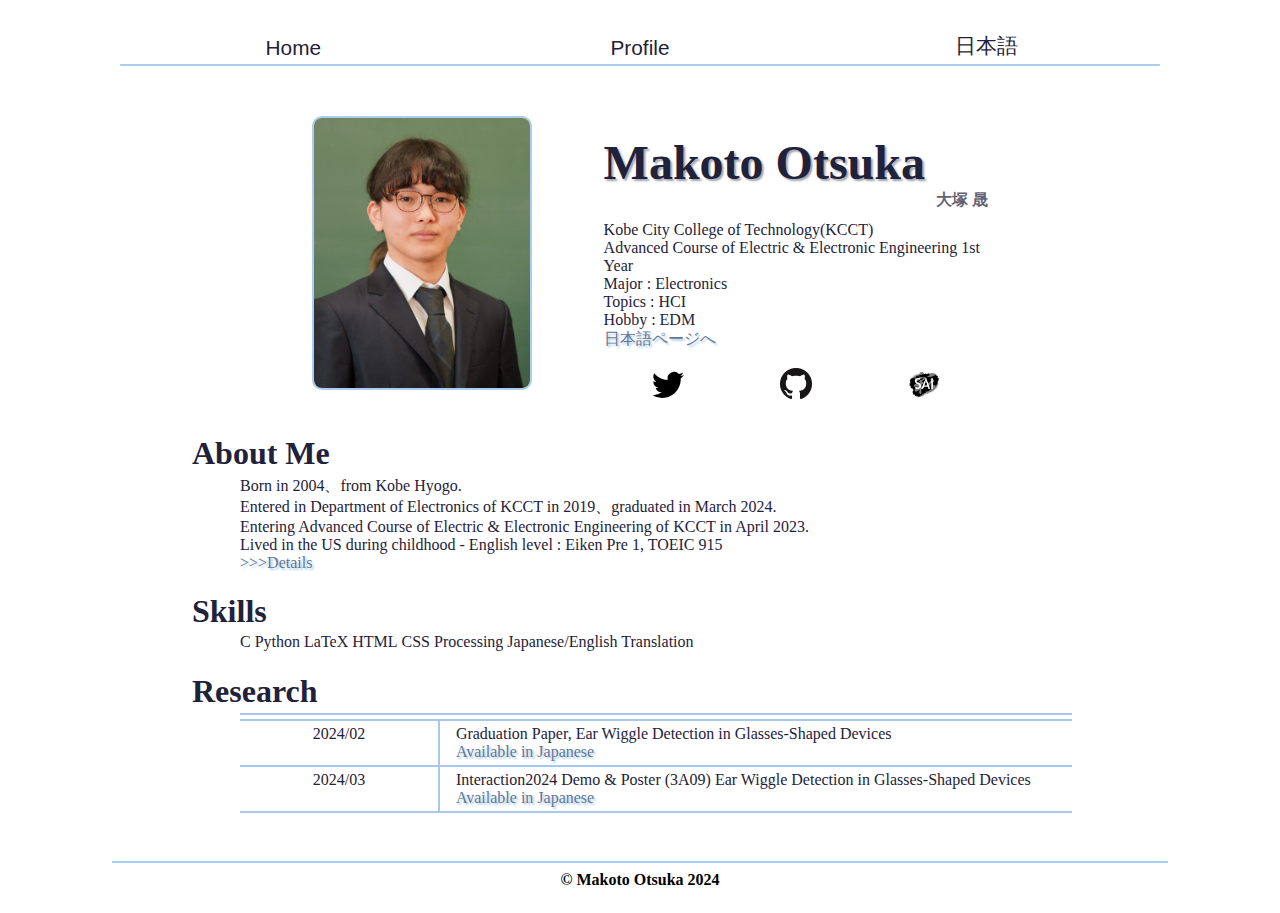
<file: EN/home.html>
<!DOCTYPE html>
<html lang="en">

<head>
    <meta charset="utf-8" />
    <meta name="viewport" content="width=device-width,initial-scale=1.0">
    <meta http-equiv="content-language" content="ja">
    <meta name="keywords" content="Otsuka,Makoto,homepage,hp,">
    <meta name="author" content="© 2024 Makoto Otsuka">
    <meta name="description" content="Makoto Otsuka's Homepage"/>
    <link rel="icon" type="image/png" sizes="128x128" href="/./Images/r119310_icon_128x128.png">
    <link rel="shortcut icon" href="../Images/r119310_icon_BGwhite.svg">
    <link rel="stylesheet" type="text/css" href="../CSS/Header.css">
    <link rel="stylesheet" type="text/css" href="../CSS/main.css">
    <link rel="stylesheet" type="text/css" href="../CSS/Footer.css">
    <title>Home | Makoto Otsuka</title>
    <script src="https://code.jquery.com/jquery-3.4.1.min.js" integrity="sha256-CSXorXvZcTkaix6Yvo6HppcZGetbYMGWSFlBw8HfCJo=" crossorigin="anonymous"></script>
</head>

<body>
    <header>
        <div class="nav-wrapper">
                <nav class="header-nav">
                <div class="nav-list">
                    <div class="nav-item"><div class="nav-item-text" onclick="homeENLink()">Home</div></div>
                    <div class="nav-item"><div class="nav-item-text" onclick="profileENLink()">Profile</div></div>
                    <!-- <div class="nav-item"><div class="nav-item-text" onclick="newsJPLink()">News</div></div> -->
                    <!-- <div class="nav-item"><div class="nav-item-text" onclick="Mac020kLink()">Fun</div></div> -->
                    <div class="nav-item"><div class="nav-item-text EN2JP" onclick="homeJPLink()">日本語</div></div>
                </div>
            </nav>
        </div> 
        <button class="burger-btn">
            <span class="bar bar_top"></span>
            <span class="bar bar_mid"></span>
            <span class="bar bar_bottom"></span>
        </button>

        <script src="../CSS/Header.js"></script>
    </header>

    <main>
        <div class="discription">            
            <div class="selfPictArea">
                <img src="../Images/Self.webp" class="selfPict" alt="Self Picture">
            </div>
            <div class="ssIntro">
                <div class="MainName">
                    Makoto Otsuka
                </div>
                <div class="SubName">
                    大塚 晟
                </div>
                <div class="currentPosition">
                    <span>Kobe City College of Technology(KCCT)</span> 
                    <span>Advanced Course of Electric & Electronic Engineering 1st Year</span>
                </div>
                <p><span>Major : </span> <span>Electronics</span></p>
                <p><span>Topics : </span> <span>HCI</span></p>
                <p><span>Hobby : </span> <span>EDM</span></p>
                <p><span class="link" onclick="homeJPLink()">日本語ページへ</span></p>
                <div class="linkbox">
                    <div class="linkIcon" onclick="twitterLink()">
                        <img  class="IconImg" src="../Images/twitter.svg" alt="Twitter">
                    </div>
                    <div class="linkIcon"  onclick="githubLink()">
                        <img  class="IconImg" src="../Images/GitHub-Mark-64px.png"  alt="GitHub">
                    </div>
                    <div class="linkIcon" onclick="SAIHPLink()">
                        <img  class="IconImg" src="../Images/SAI_ロゴ.webp" alt="SAI Makoto Projects">
                    </div>
                </div>
            </div>
        </div>

        <div class="AboutMe">
            <h1>About Me</h1>
            <div class="textbox">
                <p>Born in 2004、from Kobe Hyogo.</p>
                <p>Entered in Department of Electronics of KCCT in 2019、graduated in March 2024.</p>
                <p> Entering Advanced Course of Electric & Electronic Engineering of KCCT in April 2023.</p>
                <p>Lived in the US during childhood - English level : Eiken Pre 1, TOEIC 915</p>
                <div class="link text" onclick="profileJPLink()">>>>Details</div>
            </div>
        </div>

        <div class="Skills">
            <h1>Skills</h1>
            <p class="textbox">
                <span>C</span>  <span>Python</span>  <span>LaTeX</span> <span>HTML</span>  <span>CSS</span>  <span>Processing</span> <span>Japanese/English Translation</span>
            </p>
        </div>

        <h1>Research</h1>
        <div class="textbox">
            <div class="tbl">
                <div class="tblRow tblTop"></div>
                <div class="tblRow">
                    <div class="tblLeft">2024/02</div>
                    <div class="tblRight">Graduation Paper, Ear Wiggle Detection in Glasses-Shaped Devices<br><span class="link" onclick="Thesis2023Link()">Available in Japanese</span></div>
                </div>
                <div class="tblRow">
                    <div class="tblLeft">2024/03</div>
                    <div class="tblRight"><span>Interaction2024</span> <span>Demo & Poster</span> <span>(3A09) Ear Wiggle Detection in Glasses-Shaped Devices</span><br><span class="link" onclick="Interaction2024Link()">Available in Japanese</span></div>
                </div>
            </div>
        </div>

        <!-- <div class="NewsPreview">
            <h1>News</h1>

        </div> -->   
        
    </main>

    <footer>
        <div class="footertext">
            © Makoto Otsuka 2024
        </div>
    </footer>
    
    <script src="../CSS/Link.js"></script>
</body>

</html>
</file>
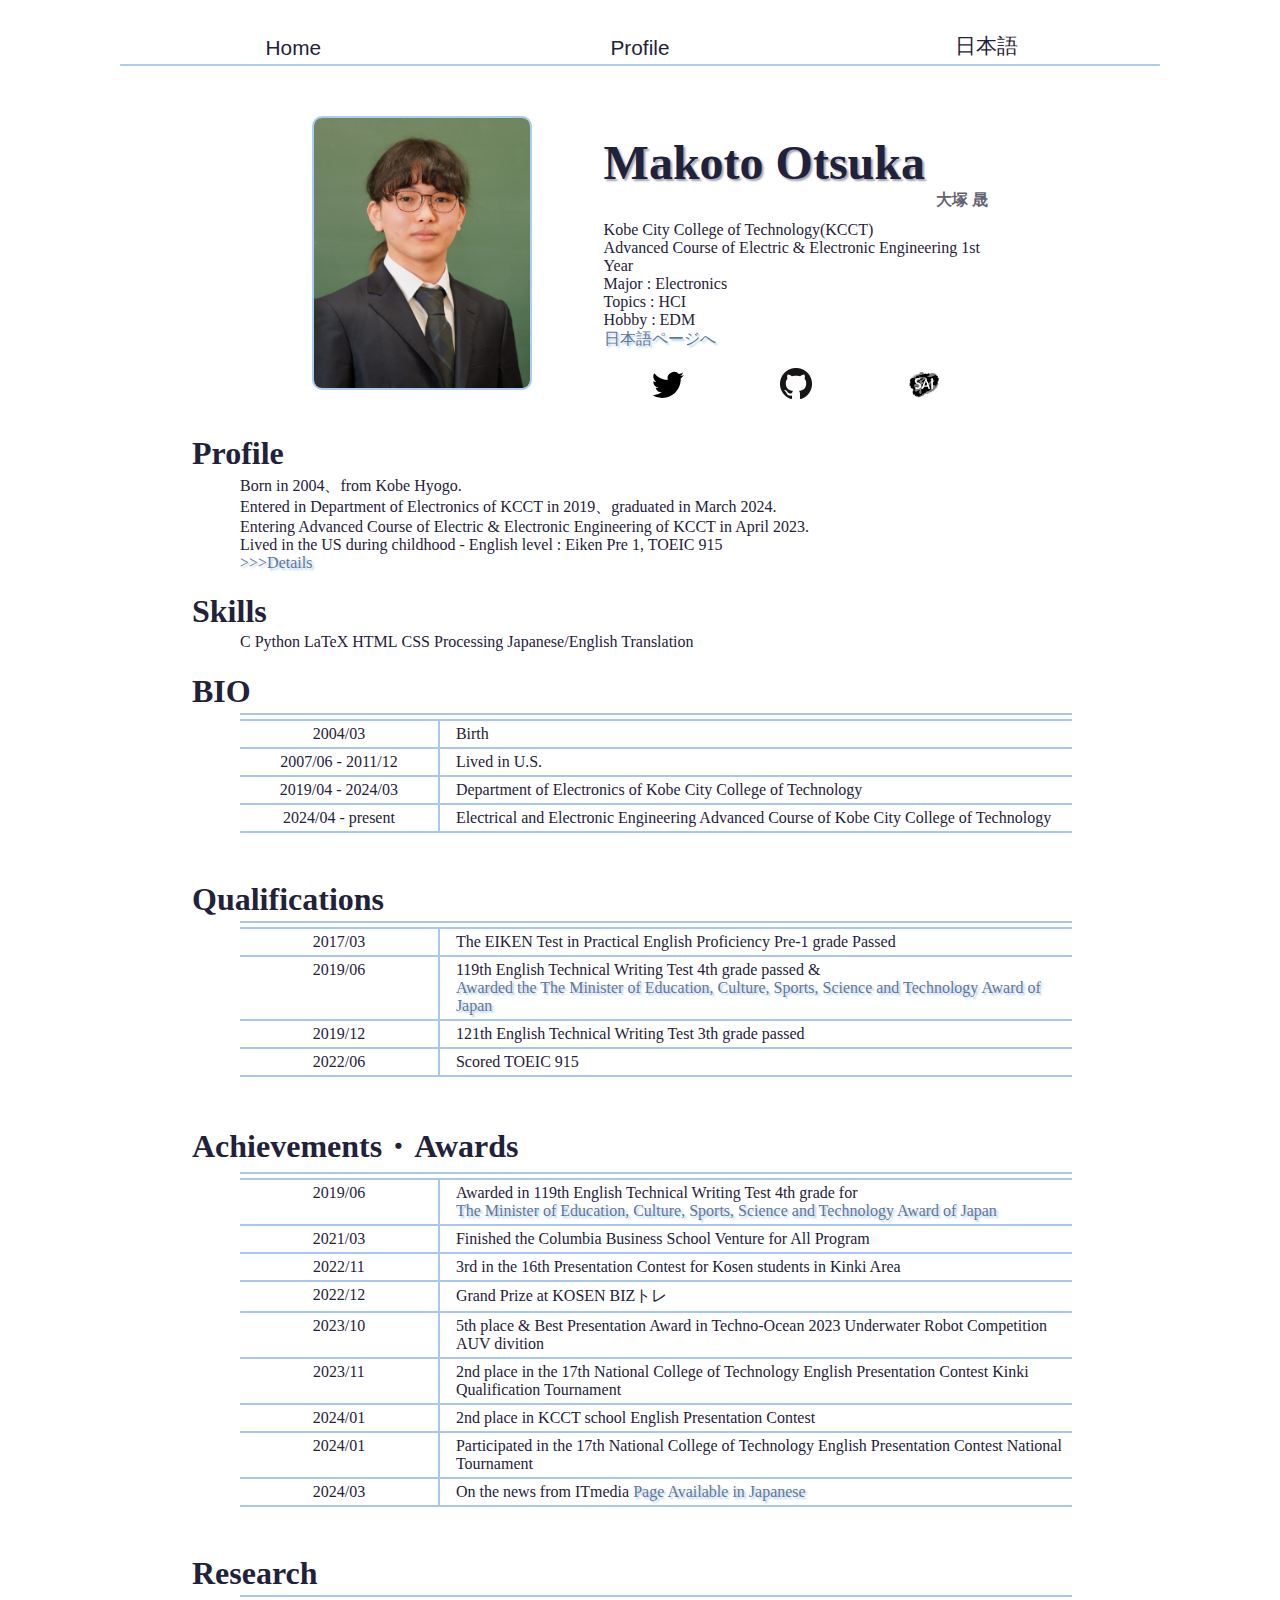
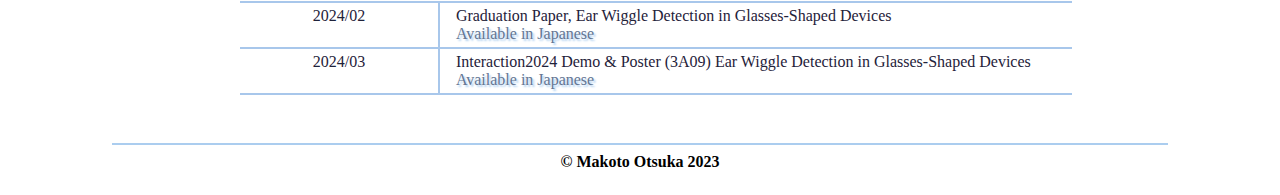
<file: EN/profile.html>
<!DOCTYPE html>
<html lang="en">

<head>
    <meta charset="utf-8" />
    <meta name="viewport" content="width=device-width,initial-scale=1.0">
    <meta http-equiv="content-language" content="ja">
    <meta name="keywords" content="Otsuka,Makoto,homepage,hp,">
    <meta name="author" content="© 2024 Makoto Otsuka">
    <meta name="description" content="Makoto Otsuka's Homepage"/>
    <link rel="icon" type="image/png" sizes="128x128" href="/./Images/r119310_icon_128x128.png">
    <link rel="shortcut icon" href="../Images/r119310_icon_BGwhite.svg">
    <link rel="stylesheet" type="text/css" href="../CSS/Header.css">
    <link rel="stylesheet" type="text/css" href="../CSS/main.css">
    <link rel="stylesheet" type="text/css" href="../CSS/Footer.css">
    <title>Profile | Makoto Otsuka</title>
    <script src="https://code.jquery.com/jquery-3.4.1.min.js" integrity="sha256-CSXorXvZcTkaix6Yvo6HppcZGetbYMGWSFlBw8HfCJo=" crossorigin="anonymous"></script>
</head>

<body>
    <header>
        <div class="nav-wrapper">
                <nav class="header-nav">
                <div class="nav-list">
                    <div class="nav-item"><div class="nav-item-text" onclick="homeENLink()">Home</div></div>
                    <div class="nav-item"><div class="nav-item-text" onclick="profileENLink()">Profile</div></div>
                    <!-- <div class="nav-item"><div class="nav-item-text" onclick="newsJPLink()">News</div></div> -->
                    <!-- <div class="nav-item"><div class="nav-item-text" onclick="Mac020kLink()">Fun</div></div> -->
                    <div class="nav-item"><div class="nav-item-text EN2JP" onclick="profileJPLink()">日本語</div></div>
                </div>
            </nav>
        </div> 
        <button class="burger-btn">
            <span class="bar bar_top"></span>
            <span class="bar bar_mid"></span>
            <span class="bar bar_bottom"></span>
        </button>

        <script src="../CSS/Header.js"></script>
    </header>

    <main>
        <div class="discription">            
            <div class="selfPictArea">
                <img src="../Images/Self.webp" class="selfPict" alt="Self Picture">
            </div>
            <div class="ssIntro">
                <div class="MainName">
                    Makoto Otsuka
                </div>
                <div class="SubName">
                    大塚 晟
                </div>
                <div class="currentPosition">
                    <span>Kobe City College of Technology(KCCT)</span>
                    <span>Advanced Course of Electric & Electronic Engineering 1st Year</span>
                </div>
                <p><span>Major : </span> <span>Electronics</span></p>
                <p><span>Topics : </span> <span>HCI</span></p>
                <p><span>Hobby : </span> <span>EDM</span></p>
                <p><span class="link" onclick="homeJPLink()">日本語ページへ</span></p>
                <div class="linkbox">
                    <div class="linkIcon" onclick="twitterLink()">
                        <img  class="IconImg" src="../Images/twitter.svg" alt="Twitter">
                    </div>
                    <div class="linkIcon"  onclick="githubLink()">
                        <img  class="IconImg" src="../Images/GitHub-Mark-64px.png"  alt="GitHub">
                    </div>
                    <div class="linkIcon" onclick="SAIHPLink()">
                        <img  class="IconImg" src="../Images/SAI_ロゴ.webp" alt="SAI Makoto Projects">
                    </div>
                </div>
            </div>
        </div>

        <h1>Profile</h1>
        <div class="textbox">
            <p>Born in 2004、from Kobe Hyogo.</p>
            <p>Entered in Department of Electronics of KCCT in 2019、graduated in March 2024.</p>
            <p> Entering Advanced Course of Electric & Electronic Engineering of KCCT in April 2023.</p>
            <p>Lived in the US during childhood - English level : Eiken Pre 1, TOEIC 915</p>
            <div class="link text" onclick="profileJPLink()">>>>Details</div>
        </div>

        <div class="Skills">
            <h1>Skills</h1>
            <p class="textbox">
                <span>C</span>  <span>Python</span>  <span>LaTeX</span> <span>HTML</span>  <span>CSS</span>  <span>Processing</span> <span>Japanese/English Translation</span>
            </p>
        </div>
        
        <h1>BIO</h1>
        <div class="textbox">
            <div class="tbl">
                <div class="tblRow tblTop"></div>
                <div class="tblRow">
                    <div class="tblLeft">2004/03</div>
                    <div class="tblRight">Birth</div>
                </div>
                <div class="tblRow">
                    <div class="tblLeft">2007/06 - 2011/12</div>
                    <div class="tblRight">Lived in U.S.</div>
                </div>
                <div class="tblRow">
                    <div class="tblLeft">2019/04 - 2024/03</div>
                    <div class="tblRight">Department of Electronics of Kobe City College of Technology</div>
                </div>
                <div class="tblRow">
                    <div class="tblLeft">2024/04 - present</div>
                    <div class="tblRight">Electrical and Electronic Engineering Advanced Course of Kobe City College of Technology</div>
                </div>
            </div>
        </div>

        <h1>Qualifications</h1>
        <div class="textbox">
            <div class="tbl">
                <div class="tblRow tblTop"></div>
                <div class="tblRow">
                    <div class="tblLeft">2017/03</div>
                    <div class="tblRight">The EIKEN Test in Practical English Proficiency Pre-1 grade Passed</div>
                </div>
                <div class="tblRow">
                    <div class="tblLeft">2019/06</div>
                    <div class="tblRight">119th English Technical Writing Test 4th grade passed & <span class="link" onclick="industEikenLink()">Awarded the The Minister of Education, Culture, Sports, Science and Technology Award of Japan</span></div>
                </div>
                <div class="tblRow">
                    <div class="tblLeft">2019/12</div>
                    <div class="tblRight">121th English Technical Writing Test 3th grade passed</div>
                </div>
                <div class="tblRow">
                    <div class="tblLeft">2022/06</div>
                    <div class="tblRight">Scored TOEIC 915</div>
                </div>
                </div>
            </div>
        
        <h1>Achievements・Awards</h1>
        <div class="textbox">
            <div class="tbl">
                <div class="tblRow tblTop"></div>
                <div class="tblRow">
                    <div class="tblLeft">2019/06</div>
                    <div class="tblRight">Awarded in 119th English Technical Writing Test 4th grade for <span class="link" onclick="industEikenLink()">The Minister of Education, Culture, Sports, Science and Technology Award of Japan</span></div>
                </div>
                <div class="tblRow">
                    <div class="tblLeft">2021/03</div>
                    <div class="tblRight">Finished the Columbia Business School Venture for All Program</div>
                </div>
                <div class="tblRow">
                    <div class="tblLeft">2022/11</div>
                    <div class="tblRight">3rd in the 16th Presentation Contest for Kosen students in Kinki Area</div>
                </div>
                <div class="tblRow">
                    <div class="tblLeft">2022/12</div>
                    <div class="tblRight">Grand Prize at KOSEN BIZトレ</div>
                </div>
                <div class="tblRow">
                    <div class="tblLeft">2023/10</div>
                    <div class="tblRight">5th place & Best Presentation Award in Techno-Ocean 2023 Underwater Robot Competition AUV divition</div>
                </div>
                <div class="tblRow">
                    <div class="tblLeft">2023/11</div>
                    <div class="tblRight">2nd place in the 17th National College of Technology English Presentation Contest Kinki Qualification Tournament</div>
                </div>
                <div class="tblRow">
                    <div class="tblLeft">2024/01</div>
                    <div class="tblRight">2nd place in KCCT school English Presentation Contest</div>
                </div>
                <div class="tblRow">
                    <div class="tblLeft">2024/01</div>
                    <div class="tblRight"><span>Participated in the 17th National College of Technology English Presentation Contest National Tournament</div>
                </div>
                <div class="tblRow">
                    <div class="tblLeft">2024/03</div>
                    <div class="tblRight">On the news from ITmedia <span class="link" onclick="Interaction2024ItmediaLink()">Page Available in Japanese</span></div>
                </div>
            </div>
        </div>

        <h1>Research</h1>
        <div class="textbox">
            <div class="tbl">
                <div class="tblRow tblTop"></div>
                <div class="tblRow">
                    <div class="tblLeft">2024/02</div>
                    <div class="tblRight">Graduation Paper, Ear Wiggle Detection in Glasses-Shaped Devices<br><span class="link" onclick="Thesis2023Link()">Available in Japanese</span></div>
                </div>
                <div class="tblRow">
                    <div class="tblLeft">2024/03</div>
                    <div class="tblRight"><span>Interaction2024</span> <span>Demo & Poster</span> <span>(3A09) Ear Wiggle Detection in Glasses-Shaped Devices</span><br><span class="link" onclick="Interaction2024Link()">Available in Japanese</span></div>
                </div>
            </div>
        </div>

        <!-- <h1>Projects</h1> -->
    </main>
        
    <footer>
        <div class="footertext">
            © Makoto Otsuka 2023
        </div>
    </footer>
    
    <script src="../CSS/Link.js"></script>
</body>

</html>
</file>
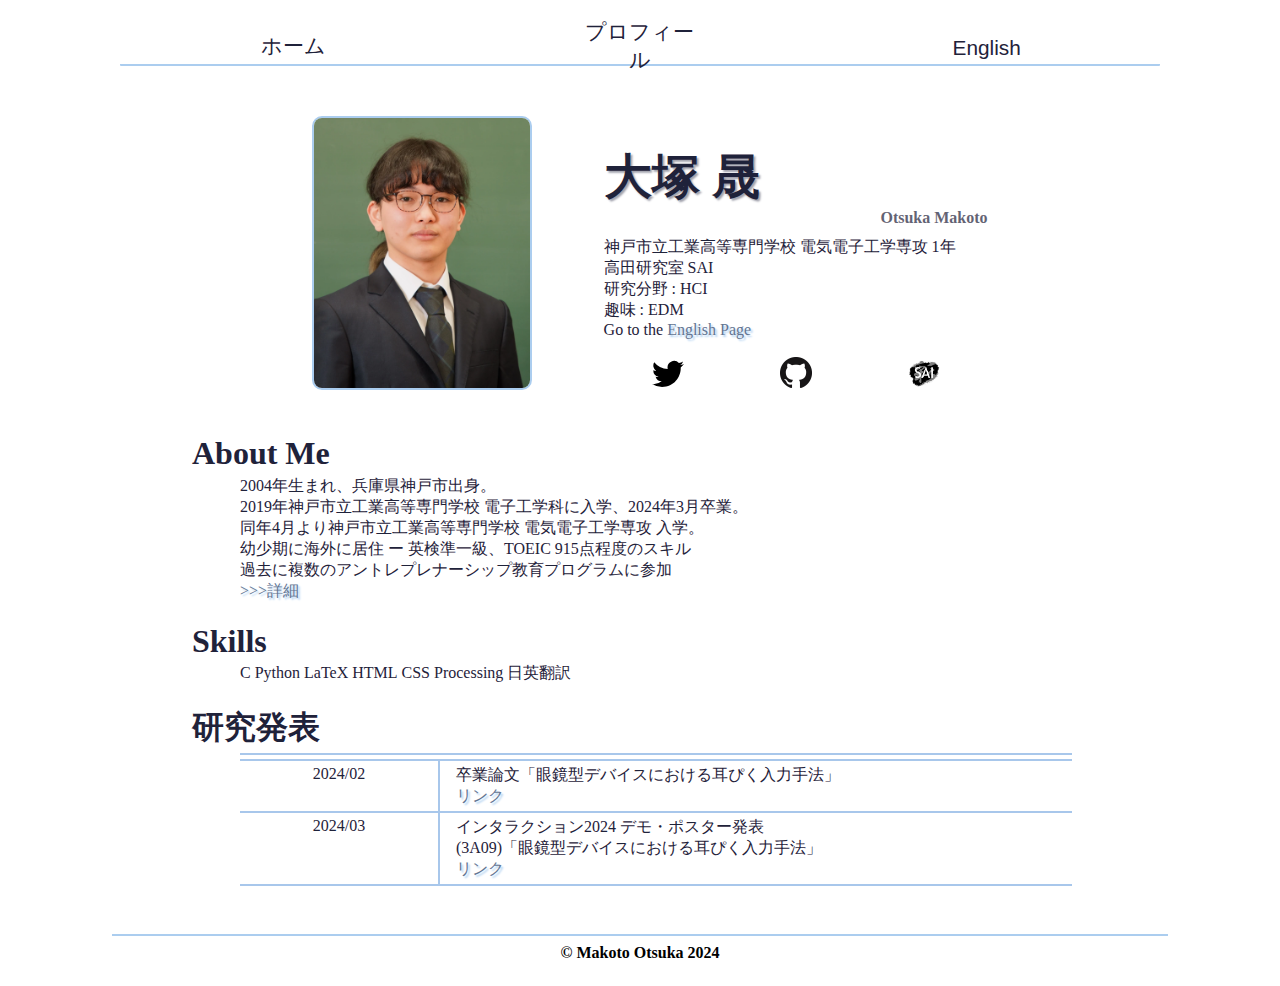
<file: JP/home.html>
<!DOCTYPE html>
<html lang="ja">

<head>
    <meta charset="utf-8" />
    <meta name="viewport" content="width=device-width,initial-scale=1.0">
    <meta http-equiv="content-language" content="ja">
    <meta name="keywords" content="大塚,晟,ホームページ,hp,">
    <meta name="author" content="© 2024 Makoto Otsuka">
    <meta name="description" content="神戸高専 電子工学科 SAI所属の大塚 晟のホームぺージ。"/>
    <link rel="icon" type="image/png" sizes="128x128" href="/./Images/r119310_icon_128x128.png">
    <link rel="shortcut icon" href="../Images/r119310_icon_BGwhite.svg">
    <link rel="stylesheet" type="text/css" href="../CSS/Header.css">
    <link rel="stylesheet" type="text/css" href="../CSS/main.css">
    <link rel="stylesheet" type="text/css" href="../CSS/Footer.css">
    <title>Home | 大塚 晟</title>
    <script src="https://code.jquery.com/jquery-3.4.1.min.js" integrity="sha256-CSXorXvZcTkaix6Yvo6HppcZGetbYMGWSFlBw8HfCJo=" crossorigin="anonymous"></script>
</head>

<body>
    <header>
        <div class="nav-wrapper">
                <nav class="header-nav">
                <div class="nav-list">
                    <div class="nav-item"><div class="nav-item-text" onclick="homeJPLink()">ホーム</div></div>
                    <div class="nav-item"><div class="nav-item-text" onclick="profileJPLink()">プロフィール</div></div>
                    <!-- <div class="nav-item"><div class="nav-item-text" onclick="newsJPLink()">News</div></div> -->
                    <!-- <div class="nav-item"><div class="nav-item-text" onclick="Mac020kLink()">Fun</div></div> -->
                    <div class="nav-item"><div class="nav-item-text JP2EN" onclick="homeENLink()">English</div></div>
                </div>
            </nav>
        </div> 
        <button class="burger-btn">
            <span class="bar bar_top"></span>
            <span class="bar bar_mid"></span>
            <span class="bar bar_bottom"></span>
        </button>

        <script src="../CSS/Header.js"></script>
    </header>

    <main>
        <div class="discription">
            <div class="selfPictArea">
                <img src="../Images/Self.webp" class="selfPict" alt="Self Picture">
            </div>
            <div class="ssIntro">
                <div class="MainName">
                    大塚 晟
                </div>
                <div class="SubName">
                    Otsuka Makoto
                </div>
                <div class="currentPosition">
                    <span>神戸市立工業高等専門学校</span> <span>電気電子工学専攻 1年</span> <br> <span>高田研究室 SAI</span>
                </div>
                <p><span>研究分野 : </span> <span>HCI</span></p>
                <p><span>趣味 : </span> <span>EDM</span></p>
                <p>Go to the <span class="link" onclick="homeENLink()">English Page</span></p>
                <div class="linkbox">
                    <div class="linkIcon" onclick="twitterLink()">
                        <img  class="IconImg" src="../Images/twitter.svg" alt="Twitter">
                    </div>
                    <div class="linkIcon"  onclick="githubLink()">
                        <img  class="IconImg" src="../Images/GitHub-Mark-64px.png"  alt="GitHub">
                    </div>
                    <div class="linkIcon" onclick="SAIHPLink()">
                        <img  class="IconImg" src="../Images/SAI_ロゴ.webp" alt="SAI 大塚のプロジェクト">
                    </div>
                </div>
            </div>
        </div>

        <div class="AboutMe">
            <h1>About Me</h1>
            <div class="textbox">
                <p>2004年生まれ、兵庫県神戸市出身。</p>
                <p>2019年神戸市立工業高等専門学校 電子工学科に入学、2024年3月卒業。</p>
                <p>同年4月より神戸市立工業高等専門学校 電気電子工学専攻 入学。</p>
                <p>幼少期に海外に居住 ー 英検準一級、TOEIC 915点程度のスキル</p>
                <p>過去に複数のアントレプレナーシップ教育プログラムに参加</p>
                <div class="link text" onclick="profileJPLink()">>>>詳細</div>
            </div>
        </div>

        <div class="Skills">
            <h1>Skills</h1>
            <p class="textbox">
                <span>C</span>  <span>Python</span>  <span>LaTeX</span> <span>HTML</span>  <span>CSS</span>  <span>Processing</span> <span>日英翻訳</span>
            </p>
        </div>

        <h1>研究発表</h1>
        <div class="textbox">
            <div class="tbl">
                <div class="tblRow tblTop"></div>
                <div class="tblRow">
                    <div class="tblLeft">2024/02</div>
                    <div class="tblRight">卒業論文「眼鏡型デバイスにおける耳ぴく入力手法」<br><span class="link" onclick="Thesis2023Link()">リンク</span></div>
                </div>
                <div class="tblRow">
                    <div class="tblLeft">2024/03</div>
                    <div class="tblRight"><span>インタラクション2024</span> <span>デモ・ポスター発表</span> <span>(3A09)「眼鏡型デバイスにおける耳ぴく入力手法」</span><br><span class="link" onclick="Interaction2024Link()">リンク</span></div>
                </div>
            </div>
        </div>

        <!-- <div class="NewsPreview">
            <h1>News</h1>

        </div> -->   
        
    </main>

    <footer>
        <div class="footertext">
            © Makoto Otsuka 2024
        </div>
    </footer>
    
    <script src="../CSS/Link.js"></script>
</body>

</html>
</file>
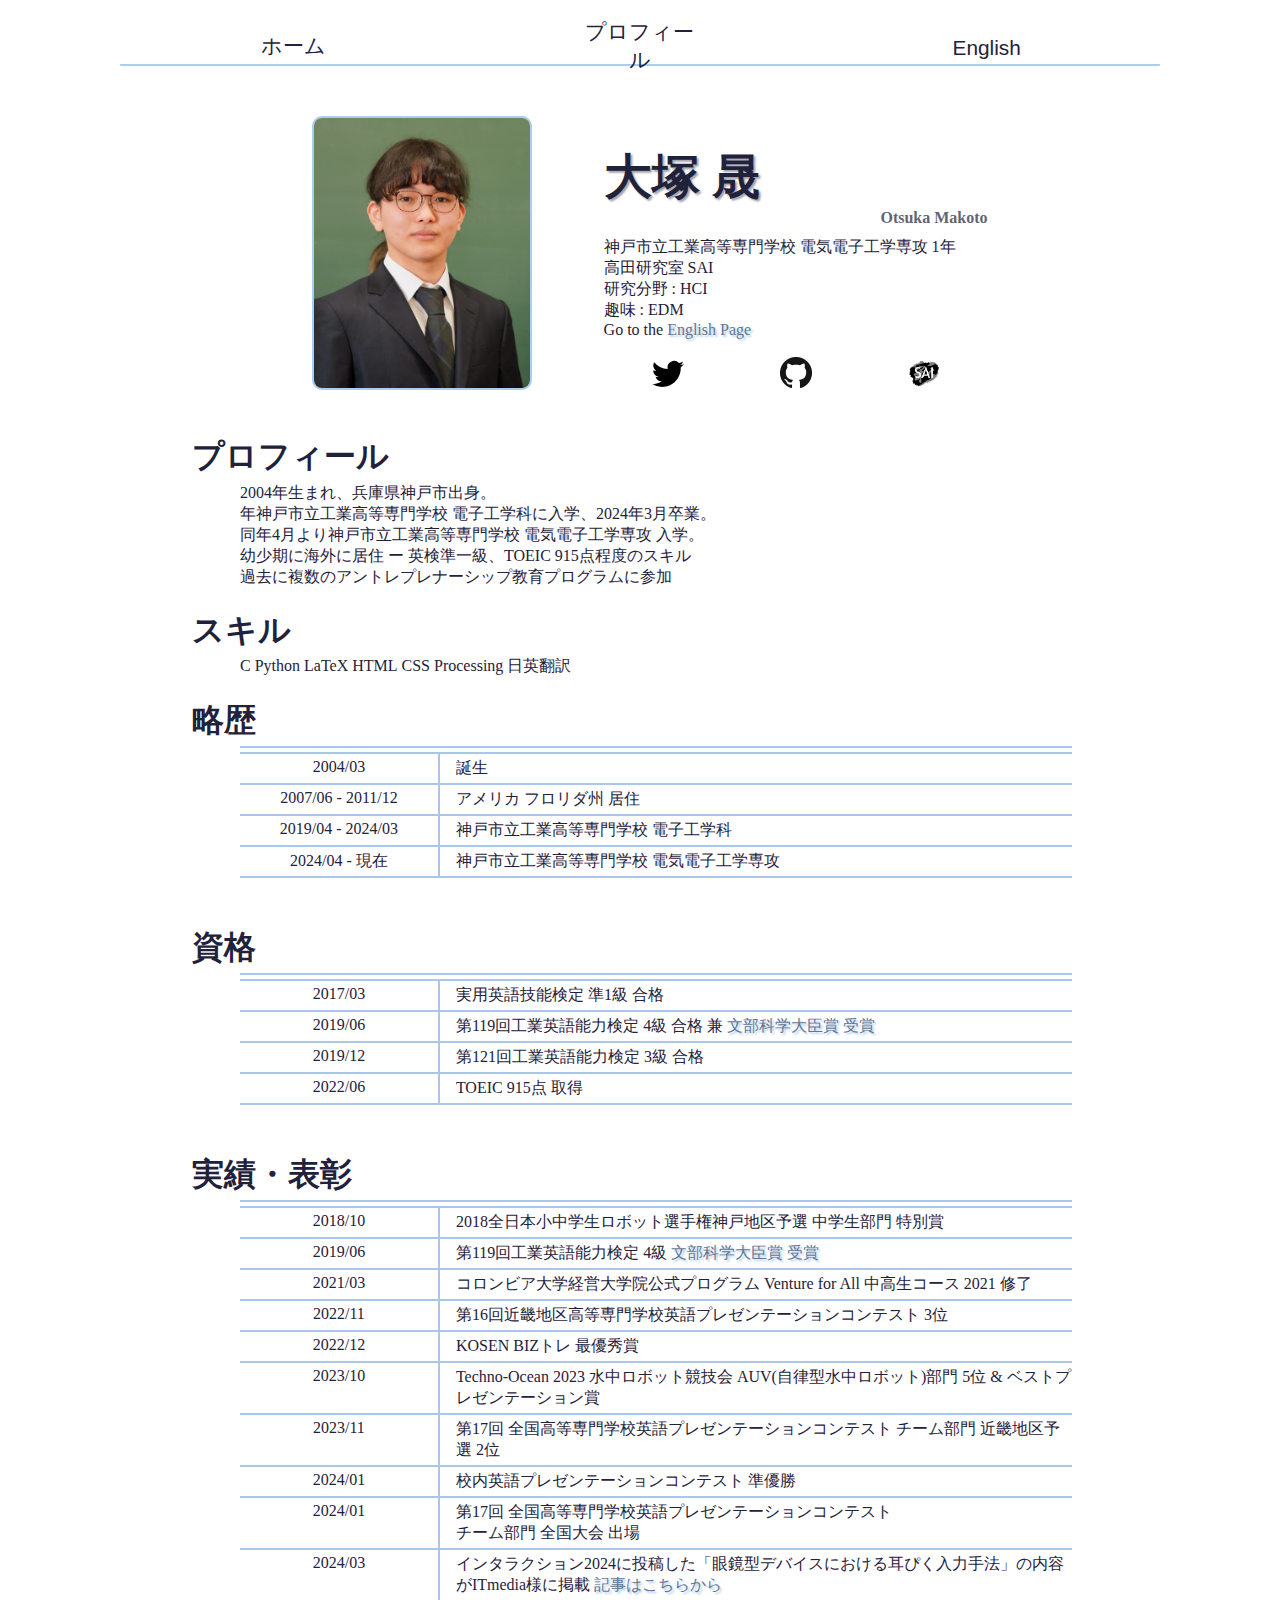
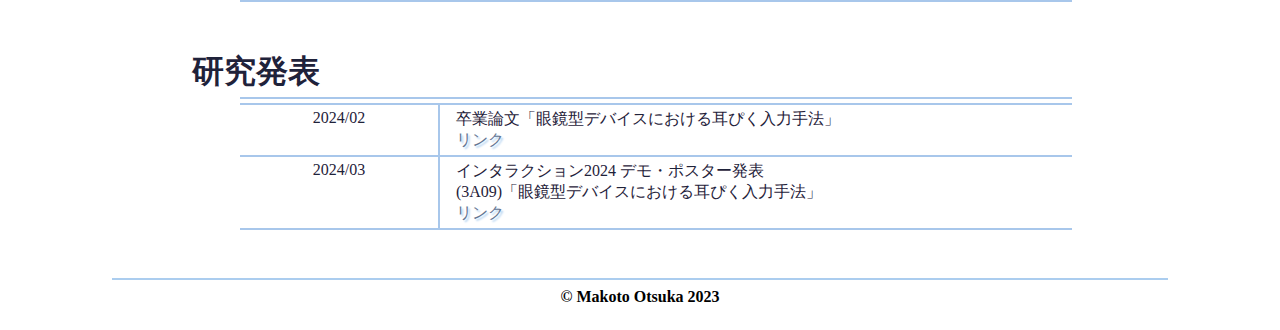
<file: JP/profile.html>
<!DOCTYPE html>
<html lang="ja">

<head>
    <meta charset="utf-8" />
    <meta name="viewport" content="width=device-width,initial-scale=1.0">
    <meta http-equiv="content-language" content="ja">
    <meta name="keywords" content="大塚,晟,ホームページ,hp,">
    <meta name="author" content="© 2024 Makoto Otsuka">
    <meta name="description" content="神戸高専 電子工学科 SAI所属の大塚 晟のホームぺージ。"/>
    <link rel="icon" type="image/png" sizes="128x128" href="/./Images/r119310_icon_128x128.png">
    <link rel="shortcut icon" href="../Images/r119310_icon_BGwhite.svg">
    <link rel="stylesheet" type="text/css" href="../CSS/Header.css">
    <link rel="stylesheet" type="text/css" href="../CSS/main.css">
    <link rel="stylesheet" type="text/css" href="../CSS/Footer.css">
    <title>Profile | 大塚 晟</title>
    <script src="https://code.jquery.com/jquery-3.4.1.min.js" integrity="sha256-CSXorXvZcTkaix6Yvo6HppcZGetbYMGWSFlBw8HfCJo=" crossorigin="anonymous"></script>
</head>

<body>
    <header>
        <div class="nav-wrapper">
                <nav class="header-nav">
                <div class="nav-list">
                    <div class="nav-item"><div class="nav-item-text" onclick="homeJPLink()">ホーム</div></div>
                    <div class="nav-item"><div class="nav-item-text" onclick="profileJPLink()">プロフィール</div></div>
                    <!-- <div class="nav-item"><div class="nav-item-text" onclick="newsJPLink()">News</div></div> -->
                    <!-- <div class="nav-item"><div class="nav-item-text" onclick="Mac020kLink()">Fun</div></div> -->
                    <div class="nav-item"><div class="nav-item-text JP2EN" onclick="profileENLink()">English</div></div>
                </div>
            </nav>
        </div> 
        <button class="burger-btn">
            <span class="bar bar_top"></span>
            <span class="bar bar_mid"></span>
            <span class="bar bar_bottom"></span>
        </button>

        <script src="../CSS/Header.js"></script>
    </header>

    <main>
        <div class="discription">
            <div class="selfPictArea">
                <img src="../Images/Self.webp" class="selfPict" alt="Self Picture">
            </div>
            <div class="ssIntro">
                <div class="MainName">
                    大塚 晟
                </div>
                <div class="SubName">
                    Otsuka Makoto
                </div>
                <div class="currentPosition">
                    <span>神戸市立工業高等専門学校</span> <span>電気電子工学専攻 1年</span> <br> <span>高田研究室 SAI</span>
                </div>
                <p><span>研究分野 : </span> <span>HCI</span></p>
                <p><span>趣味 : </span> <span>EDM</span></p>
                <p>Go to the <span class="link" onclick="profileENLink()">English Page</span></p>
                <div class="linkbox">
                    <div class="linkIcon" onclick="twitterLink()">
                        <img  class="IconImg" src="../Images/twitter.svg" alt="Twitter">
                    </div>
                    <div class="linkIcon"  onclick="githubLink()">
                        <img  class="IconImg" src="../Images/GitHub-Mark-64px.png"  alt="GitHub">
                    </div>
                    <div class="linkIcon" onclick="SAIHPLink()">
                        <img  class="IconImg" src="../Images/SAI_ロゴ.webp" alt="SAI 大塚のプロジェクト">
                    </div>
                </div>
            </div>
        </div>

        <h1>プロフィール</h1>
            <div class="textbox">
                <p>2004年生まれ、兵庫県神戸市出身。</p>
                <p>年神戸市立工業高等専門学校 電子工学科に入学、2024年3月卒業。</p>
                <p>同年4月より神戸市立工業高等専門学校 電気電子工学専攻 入学。</p>
                <p>幼少期に海外に居住 ー 英検準一級、TOEIC 915点程度のスキル</p>
                <p>過去に複数のアントレプレナーシップ教育プログラムに参加</p>
            </div>

        <h1>スキル</h1>
        <p class="textbox">
            <span>C</span>  <span>Python</span>  <span>LaTeX</span> <span>HTML</span>  <span>CSS</span>  <span>Processing</span> <span>日英翻訳</span>
        </p>

        <h1>略歴</h1>
            <div class="textbox">
                <div class="tbl">
                    <div class="tblRow tblTop"></div>
                    <div class="tblRow">
                        <div class="tblLeft">2004/03</div>
                        <div class="tblRight">誕生</div>
                    </div>
                    <div class="tblRow">
                        <div class="tblLeft">2007/06 - 2011/12</div>
                        <div class="tblRight">アメリカ フロリダ州 居住</div>
                    </div>
                    <div class="tblRow">
                        <div class="tblLeft">2019/04 - 2024/03</div>
                        <div class="tblRight"><span>神戸市立工業高等専門学校</span> <span>電子工学科</span></div>
                    </div>
                    <div class="tblRow">
                        <div class="tblLeft">2024/04 - 現在</div>
                        <div class="tblRight"><span>神戸市立工業高等専門学校</span> <span>電気電子工学専攻</span></div>
                    </div>
                </div>
            </div>

        <h1>資格</h1>
        <div class="textbox">
            <div class="tbl">
                <div class="tblRow tblTop"></div>
                <div class="tblRow">
                        <div class="tblLeft">2017/03</div>
                        <div class="tblRight"><span>実用英語技能検定</span> 準1級 合格</div>
                    </div>
                    <div class="tblRow">
                        <div class="tblLeft">2019/06</div>
                        <div class="tblRight">第119回工業英語能力検定 4級 合格 兼 <span class="link" onclick="industEikenLink()">文部科学大臣賞 受賞</span></div>
                    </div>
                    <div class="tblRow">
                        <div class="tblLeft">2019/12</div>
                        <div class="tblRight">第121回工業英語能力検定 3級 合格</div>
                    </div>
                    <div class="tblRow">
                        <div class="tblLeft">2022/06</div>
                        <div class="tblRight">TOEIC 915点 取得</div>
                </div>
            </div>
        </div>
        
        <h1>実績・表彰</h1>
        <div class="textbox">
            <div class="tbl">
                <div class="tblRow tblTop"></div>
                <div class="tblRow">
                    <div class="tblLeft">2018/10</div>
                    <div class="tblRight"><span>2018全日本小中学生ロボット選手権</span><span>神戸地区予選</span> <span>中学生部門 特別賞</span></div>
                </div>
                <div class="tblRow">
                    <div class="tblLeft">2019/06</div>
                    <div class="tblRight">第119回工業英語能力検定 4級 <span class="link" onclick="industEikenLink()">文部科学大臣賞 受賞</span></div>
                </div>
                <div class="tblRow">
                    <div class="tblLeft">2021/03</div>
                    <div class="tblRight">コロンビア大学経営大学院公式プログラム Venture for All 中高生コース 2021 修了</div>
                </div>
                <div class="tblRow">
                    <div class="tblLeft">2022/11</div>
                    <div class="tblRight"><span>第16回近畿地区高等専門学校</span><span>英語プレゼンテーションコンテスト</span> 3位</div>
                </div>
                <div class="tblRow">
                    <div class="tblLeft">2022/12</div>
                    <div class="tblRight">KOSEN BIZトレ 最優秀賞</div>
                </div>
                <div class="tblRow">
                    <div class="tblLeft">2023/10</div>
                    <div class="tblRight"><span>Techno-Ocean 2023</span> <span>水中ロボット競技会</span> <span>AUV(自律型水中ロボット)部門</span> 5位 & ベストプレゼンテーション賞</div>
                </div>
                <div class="tblRow">
                    <div class="tblLeft">2023/11</div>
                    <div class="tblRight"><span>第17回 全国高等専門学校</span><span>英語プレゼンテーションコンテスト</span> チーム部門 近畿地区予選 2位</div>
                </div>
                <div class="tblRow">
                    <div class="tblLeft">2024/01</div>
                    <div class="tblRight">校内英語プレゼンテーションコンテスト 準優勝</div>
                </div>
                <div class="tblRow">
                    <div class="tblLeft">2024/01</div>
                    <div class="tblRight"><span>第17回 全国高等専門学校</span><span>英語プレゼンテーションコンテスト</span> <span>チーム部門 全国大会 出場</span></div>
                </div>
                <div class="tblRow">
                    <div class="tblLeft">2024/03</div>
                    <div class="tblRight">インタラクション2024に投稿した「眼鏡型デバイスにおける耳ぴく入力手法」の内容がITmedia様に掲載 <span class="link" onclick="Interaction2024ItmediaLink()">記事はこちらから</span></div>
                </div>
            </div>
        </div>

        <h1>研究発表</h1>
        <div class="textbox">
            <div class="tbl">
                <div class="tblRow tblTop"></div>
                <div class="tblRow">
                    <div class="tblLeft">2024/02</div>
                    <div class="tblRight">卒業論文「眼鏡型デバイスにおける耳ぴく入力手法」<br><span class="link" onclick="Thesis2023Link()">リンク</span></div>
                </div>
                <div class="tblRow">
                    <div class="tblLeft">2024/03</div>
                    <div class="tblRight"><span>インタラクション2024</span> <span>デモ・ポスター発表</span> <span>(3A09)「眼鏡型デバイスにおける耳ぴく入力手法」</span><br><span class="link" onclick="Interaction2024Link()">リンク</span></div>
                </div>
            </div>
        </div>
        <!-- <h1>Projects</h1> -->
    </main>
        
    <footer>
        <div class="footertext">
            © Makoto Otsuka 2023
        </div>
    </footer>
    
    <script src="../CSS/Link.js"></script>
</body>

</html>
</file>
<file: CSS/Header.css>
:root {
  --clear: #ffffff00;
  --textCLR: #1F223A;
  --borderCLR: #abcdef;
  --creamCLR: #fffdfc;
}

@media (min-width:800px) {
    header{
        top: 0;
        left: 0;
        position: relative;
        width: 100%;
        height: auto;
        z-index: 100;
        position: fixed;
        background-color: white;
    }

    /* .HeaderBackGround{
        top: 0;
        left: 0;
        width: 100%;
        height: 10vmin;
        background-color: var(--essBlack);
        z-index: 98;
    } */

    .nav-wrapper{
      width: auto;
      height: auto;
      position: relative;
      background-color: var(--essDarkGray);
      z-index: 97;
      margin: 0.5em;
    }

    .header-nav{
      margin-top: 1em;       
      width: auto;        
      height: auto;        
      background-color:var(--essDarkGray);        
      z-index: 2;
    }

    .nav-list{
      height: 3em;
      width: auto;
      display: flex;
      margin-left: 7em;
      margin-right: 7em;
      border-bottom: 2px solid var(--borderCLR);
      border-radius: 1px;
    }

    .nav-item{
      width: 10vw;
      min-width: 130px;
      margin: auto;
      margin-bottom: 0.25em;
      padding-top: 0.1em;
      padding-left: 2em;
      padding-right: 2em;
      border-radius: 30px;
      transition: transform 2s, background-color 0.2s, box-shadow 0.2s;
    }

    .EN2JP{
      min-width: 6rem;
      text-align: center;
    }

    .JP2EN{
      min-width: 6rem;
      text-align: center;
    }

    .nav-item:hover{
      /* background-color: var(--creamCLR); */
      box-shadow: 0px 0px 6px var(--borderCLR);      
      /* transform: translate(0px,-10px); */
      /* transition: transform 0.6s, background-color 1s, box-shadow 1s; */
      /* border-top: 2px solid var(--borderCLR); */
    }

    .nav-item:hover{
      cursor: pointer;
    }

    .nav-item-text{
      width: 100%;
      font-size: 1.3rem;
      font-family:Verdana, Geneva, Tahoma, sans-serif;
      color: var(--textCLR);
      /* background-color: whitesmoke; */
      text-decoration: none;
      /* padding: 10px; */
      /* border-radius: 10px; */
      text-align: center;
    }

    .burger-btn{
      display: none;
    }

    .TitleLogo{
        height: 90%;      
        position: absolute;
        top: 50%;
        left: 50%;
        transform: translateY(-45%) translateX(-50%);
        z-index: 99;
    }

    .TitleLogo:hover{
      cursor: pointer;
    }
}

@media (min-width:1px) and (max-width:799px) {
    header{
        top: 0;
        left: 0;
        width: auto;
        height: auto;
        z-index: 1000;
        position: fixed;
    }

    /* .HeaderBackGround{
        top: 0;
        left: 0;
        width: 100%;
        height: 16vmin;
        background-color: var(--essBlack);
        z-index: 98;
    } */

    /* .Menu{
        background-color: var(--essDarkGray);
    } */

    /* .TitleLogo{
        height: 90%;      
        position: absolute;
        top: 50%;
        left: 17%;
        transform: translateY(-50%);
        z-index: 99;
    } */

    /* .TitleLogo:hover{
      cursor: pointer;
    } */

    button {
      -webkit-appearance: none;
      -moz-appearance: none;
      appearance: none;
      background: transparent;
      border: 0;
      border-radius: 0;
      color: inherit;
      cursor: pointer;
      font: inherit;
      margin: 0;
      outline: none;
      padding: 0;
      vertical-align: middle;
    }

    .burger-btn{
        display: block;      
        width: 70px;      
        height: 70px;      
        position: relative;      
        z-index: 99;
        margin-left: 0.7em;
        margin-top: 0.2em;
        /* transform: translateY(-50%); */
    }    

    .bar{      
      width: 70%;      
      height: 10%;        
      display: block;      
      position: absolute;      
      left: 50%;      
      transform: translateX(-50%);      
      background-color: var(--textCLR); 
      border-radius: 20px; 
    }    
    .bar_top{   
      top: 20px;
    }
    .bar_mid{    
      top: 50%;
      transform: translate(-50%,-50%);
    }
    .bar_bottom{
      bottom: 20px;
    }

    .burger-btn.close .bar_top{      
      transform: translate(-50%,12px) rotate(45deg);
      transition: transform .3s;    
    }    
    .burger-btn.close .bar_mid{      
      opacity: 0;       
      transition: opacity .3s;    
    }    
    .burger-btn.close .bar_bottom{      
    transform: translate(-50%,-12px) rotate(-45deg);      
    transition: transform .3s;    
    }
    
    .nav-wrapper{      
      visibility: hidden;
      width: 100vw;      
      height: 100vh;      
      position: fixed;      
      top: 0;      
      left: 0;
      /* transition: all .5s;        */
      z-index: 2;
      background-color: #ffffffcc;
      transition: background-color .3;
    }     
    
    .header-nav{
      position: fixed;
      width: 100%;        
      height: 100%;        
      background-color:var(--essDarkGray);        
      z-index: 90;      
    }

    .nav-list{        
      display: block;        
      position: fixed;        
      top: 50%;        
      left: 50%;        
      transform: translate(-50%,-50%);        
      text-align: center;  
      width: 70%;
    } 

    .nav-item{    
      margin-right: 5%;
      margin-left: 5%;        
      margin-bottom: 3.3em;
    }

    .nav-item:hover{
      cursor: pointer;
    }

    .nav-item-text{
      font-size: 2em;
      color: var(--textCLR);
      text-decoration: none;
      padding: 0.5em;
      border-radius: 3em;
      background: var(--creamCLR);
      box-shadow: 2px 2px 2px #abcdef40;
    }

    .nav-item-text:hover{
      text-decoration: solid white;
    }
    
    /* メニューオープン時 */
    .nav-wrapper.fade {
        visibility: visible;
    }

    .noscroll{
      overflow: hidden;
    }

    
}
</file>
<file: CSS/main.css>
:root {
    --clear: #ffffff00;
    --textCLR: #1F223A;
    --borderCLR: #abcdef;
    --linkCLR: #637592;
    --accentCLR: #a8c7eb;
}

body{
    top: 0;
    left: 0;
    margin: 0;
    cursor:default;
}

main{
    position: relative;
    width: auto;
    max-width: 70vw;
    margin: auto;
    margin-top: 6em;
    /* margin-left: 8em;
    margin-right: 8em; */
    overflow-wrap: break-word;
    color: var(--textCLR);
}

p{
    margin: 0px;
}

.HomeComponet{
    display: flex;
}

img{
    user-select:none;
    -moz-user-select:none;
    -webkit-user-select:none; 
    -o-user-select:none;
    -ms-user-select:none;
    user-drag: none;
	-webkit-user-drag: none;
	-moz-user-select: none;
}

.selfPict{
    width: 16vw;
    height: auto;
    min-width: 24vh;
    min-height: 30vh;
    border: 2px solid var(--borderCLR);
    border-radius: 10px;
    margin: 20px;
    margin-right: calc(20px + 4vw);
    text-align: center;
}

.discription{
    display: flex;
    justify-content: center;
    align-items: center;
    text-align: left;
}

.MainName{
    display: block;
    font-size: 3em;
    margin-block-start: 0.67em;
    margin-inline-start: 0px;
    margin-inline-end: 0px;
    font-weight: bold;
    text-shadow: 2px 2px 2px #A1A2AD;
}
.SubName{
    text-align: right;
    font-weight: bold;
    opacity: 0.7;
    margin-bottom: 10px;
}

.ssIntro{
    max-width: 24em;
    width: 40vw;
}

span {
    display: inline-block;
}

h1{
    margin-block-end: 0.1em;
    /* border-bottom: 1px solid #A1A2AD; */
}
.textbox{
    margin-left: 3em;
    margin-right: 3em;
    width: 100%;
}

.link{
    color: var(--linkCLR);
    text-shadow: 2px 2px 2px var(--borderCLR);
    transition: all 1s;
    cursor: pointer;
}

.link:hover{
    transform: translateX(0.5em);
    transition: transform 1s;
}

.linkbox{
    display: flex;
    flex-direction: row;
    justify-content: space-around;
    margin-top: 10px;
}

.linkIcon{
    width: 2em;
    height: auto;
    padding: 8px;
    border-radius: 50%;
    cursor: pointer;    
    transition: box-shadow 0.4s;
    display: flex;
}

.IconImg{
    width: 2em;
    height: auto;
}

.linkIcon:hover{
    box-shadow: 0px 0px 6px var(--borderCLR);   
}

.tbl{
    border-top: 2px solid var(--accentCLR);
    width: calc(100% - 4em);
    margin-bottom: 3em;
}

.tblTop{
    border-bottom: 2px solid var(--accentCLR);
    padding-top:4px;
}

.tblRow{
    border-bottom: 2px solid var(--accentCLR);
    display: flex;
}

.tblLeft{
    padding: 1em;
    padding-top: 4px;
    padding-bottom: 4px;
    width: 14em;
    text-align: center;
    vertical-align: text-top;
    border-right: 2px solid var(--accentCLR);
}


.tblRight{
    padding-top: 4px;
    padding-bottom: 4px;
    justify-content: center;
    width: 100%;
    padding-left: 1em;
}

@media (min-width:1px) and (max-width:649px) {
    .discription{
        display: block;
    }

    .ssIntro{
        width: 100%;
    }

    .selfPictArea{        
        text-align: center;
    }

    .selfPict{
        margin:auto;
        width: 40vw;
        height: 50vw;
    }

    .textbox{
        margin: 0em;
    }

    .tbl{
        border: none;
        width: 100%;
    }

    .tblRow{
        width: 100%;
        display:block;
        border: none;
    }

    .tblTop{
        display: none;
    }

    .tblLeft{
        padding: 0px;
        text-align: left;
        opacity: 0.7;
        width: auto;
        border: none;
        border-bottom: 2px solid var(--accentCLR);
    }

    .tblRight{
        padding: 0px;
        padding-bottom: 8px;
        width: 100%;
    }
}
</file>
<file: CSS/Footer.css>
footer{
    position: relative;
    bottom: 0px;
    width: auto;
    height: 2vh;
    text-align: center;
    border-top: 2px solid var(--borderCLR);
    margin: 2em;
    margin-left: 7em;
    margin-right: 7em;
}

.footertext{
    margin:0.5em;
    font-weight: bold;
}

@media (min-width:1px) and (max-width:799px) {
    footer{
        margin-left: 0px;
        margin-right: 0px;
    }
}
</file>
